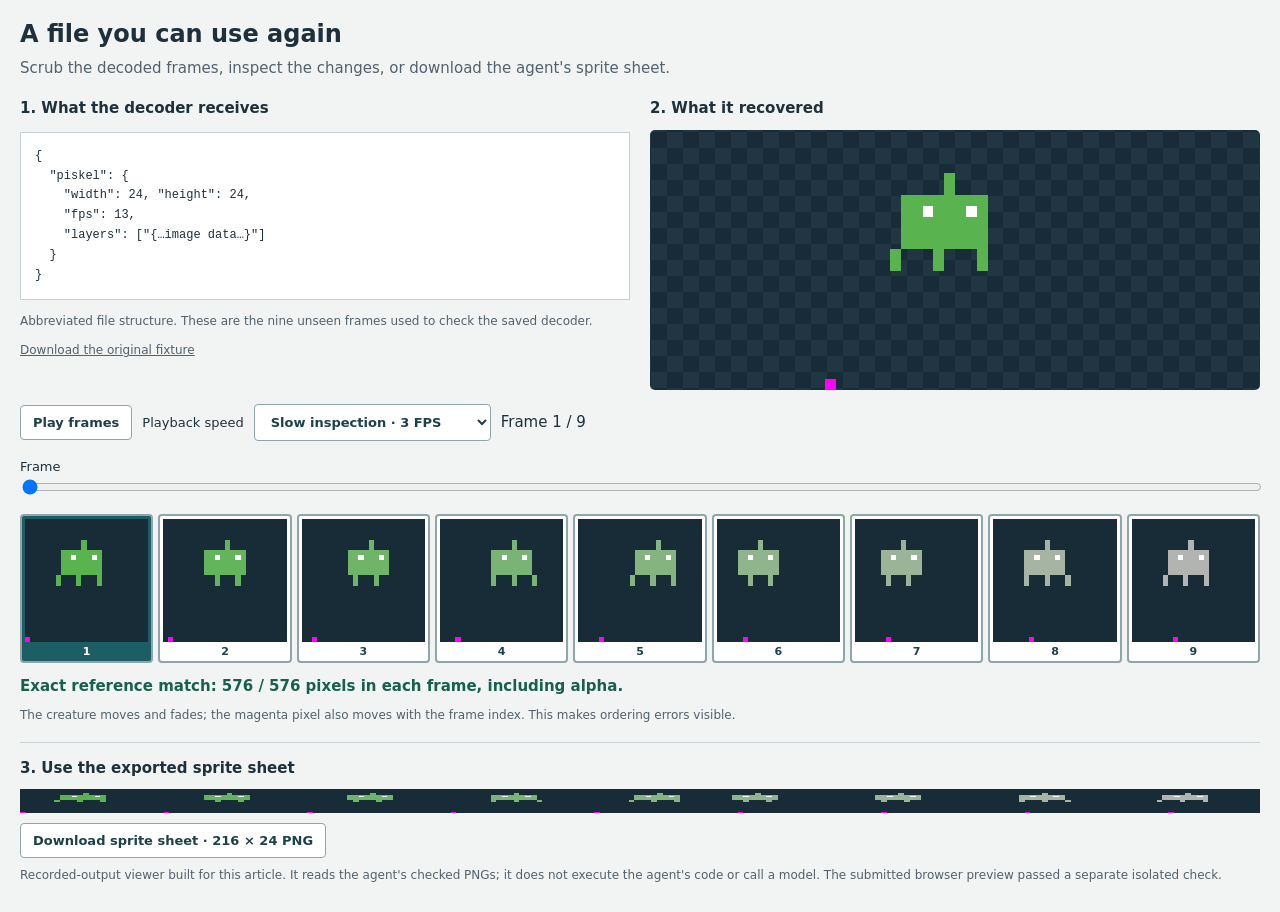
<file: docs/rea-animation-demo/index.html>
<!doctype html><html lang="en"><head><meta charset="utf-8"><meta name="viewport" content="width=device-width,initial-scale=1"><meta http-equiv="Content-Security-Policy" content="default-src 'none'; img-src 'self' data:; script-src 'unsafe-inline'; style-src 'unsafe-inline'; connect-src 'none'"><title>From saved file to recovered frames</title><style>
*{box-sizing:border-box}body{margin:0;padding:20px;background:#f1f4f2;color:#1d303c;font:15px/1.5 system-ui}h1{font-size:24px;line-height:1.2;margin:0 0 8px}p{margin:8px 0}header p{color:#52616d}.columns{display:grid;grid-template-columns:1fr 1fr;gap:20px;margin-top:18px}h2{font-size:15px;margin:0 0 10px}pre{font:12px/1.65 ui-monospace,monospace;padding:14px;border:1px solid #c5d0d5;background:white;overflow:auto}.stage{background:repeating-conic-gradient(#182c38 0% 25%,#203743 0% 50%) 50%/32px 32px;border-radius:5px}.stage img{display:block;width:min(100%,260px);height:auto;image-rendering:pixelated;margin:auto}.controls{display:flex;align-items:center;gap:10px;flex-wrap:wrap;margin:14px 0}button,select,.download{font:600 13px system-ui;padding:9px 12px;border:1px solid #8ea5ab;border-radius:4px;background:white;color:#1d4149;cursor:pointer}button:focus-visible,select:focus-visible,a:focus-visible,input:focus-visible{outline:3px solid #d47c2e;outline-offset:2px}button[aria-pressed="true"]{background:#1d5e65;color:white}label{font-size:13px}input{width:100%}.strip{display:grid;grid-template-columns:repeat(9,1fr);gap:5px;margin:12px 0}.strip button{padding:3px;border-width:2px}.strip img{width:100%;image-rendering:pixelated;background:#182c38}.strip span{display:block;font-size:11px}.download{display:inline-block;text-decoration:none}.small{font-size:12px;color:#52616d}.match{font-weight:600;color:#176050}#status{font-variant-numeric:tabular-nums}.export{margin-top:18px;border-top:1px solid #cad4d8;padding-top:14px}.export img{width:100%;image-rendering:pixelated;background:#182c38;display:block;margin:10px 0}.legend{font-size:12px;color:#52616d} @media(max-width:540px){body{padding:14px}.columns{grid-template-columns:1fr;gap:12px}pre{font-size:11px;max-height:125px}.stage img{width:230px}.strip{gap:2px}.strip button{padding:1px}h1{font-size:21px}}
</style></head><body><header><h1>A file you can use again</h1><p>Scrub the decoded frames, inspect the changes, or download the agent's sprite sheet.</p></header><div class="columns"><section><h2>1. What the decoder receives</h2><pre>{
  "piskel": {
    "width": 24, "height": 24,
    "fps": 13,
    "layers": ["{…image data…}"]
  }
}</pre><p class="small">Abbreviated file structure. These are the nine unseen frames used to check the saved decoder.</p><a class="small" href="[data-uri]" download="animation.piskel">Download the original fixture</a></section><section><h2>2. What it recovered</h2><div class="stage"><img id="frame" src="[data-uri]" width="24" height="24" alt="Recovered frame 1 of 9"></div></section></div><div class="controls"><button id="play" type="button" aria-pressed="false">Play frames</button><label for="speed">Playback speed</label><select id="speed"><option value="3">Slow inspection · 3 FPS</option><option value="13">Recovered speed · 13 FPS</option></select><span id="status">Frame 1 / 9</span></div><label for="scrub">Frame</label><input id="scrub" type="range" min="0" max="8" value="0" step="1"><div class="strip" id="strip"></div><p class="match">Exact reference match: 576 / 576 pixels in each frame, including alpha.</p><p class="legend">The creature moves and fades; the magenta pixel also moves with the frame index. This makes ordering errors visible.</p><section class="export"><h2>3. Use the exported sprite sheet</h2><img src="[data-uri]" width="216" height="24" alt="All nine recovered frames in one horizontal sprite sheet"><a class="download" href="[data-uri]" download="recovered-spritesheet.png">Download sprite sheet · 216 × 24 PNG</a><p class="small">Recorded-output viewer built for this article. It reads the agent's checked PNGs; it does not execute the agent's code or call a model. The submitted browser preview passed a separate isolated check.</p></section><script>
const FRAMES=['[data-uri]', '[data-uri]', '[data-uri]', '[data-uri]', '[data-uri]', '[data-uri]', '[data-uri]', '[data-uri]', '[data-uri]'];
const frame=document.getElementById('frame'),scrub=document.getElementById('scrub'),play=document.getElementById('play'),speed=document.getElementById('speed'),status=document.getElementById('status'),strip=document.getElementById('strip');let index=0,timer=null;
function render(){frame.src=FRAMES[index];frame.alt=`Recovered frame ${index+1} of 9`;scrub.value=index;status.textContent=`Frame ${index+1} / 9`;[...strip.children].forEach((b,i)=>b.setAttribute('aria-pressed',String(i===index)));}
function pause(){clearInterval(timer);timer=null;play.textContent='Play frames';play.setAttribute('aria-pressed','false');}
function start(){pause();play.textContent='Pause frames';play.setAttribute('aria-pressed','true');timer=setInterval(()=>{index=(index+1)%9;render()},1000/Number(speed.value));}
for(let i=0;i<9;i++){const b=document.createElement('button');b.type='button';b.setAttribute('aria-label',`Select frame ${i+1}`);b.innerHTML=`<img src="${FRAMES[i]}" alt=""><span>${i+1}</span>`;b.addEventListener('click',()=>{pause();index=i;render()});strip.appendChild(b)}
play.addEventListener('click',()=>timer?pause():start());scrub.addEventListener('input',()=>{pause();index=Number(scrub.value);render()});speed.addEventListener('change',()=>{if(timer)start()});document.addEventListener('visibilitychange',()=>{if(document.hidden)pause()});render();
</script></body></html>
</file>
